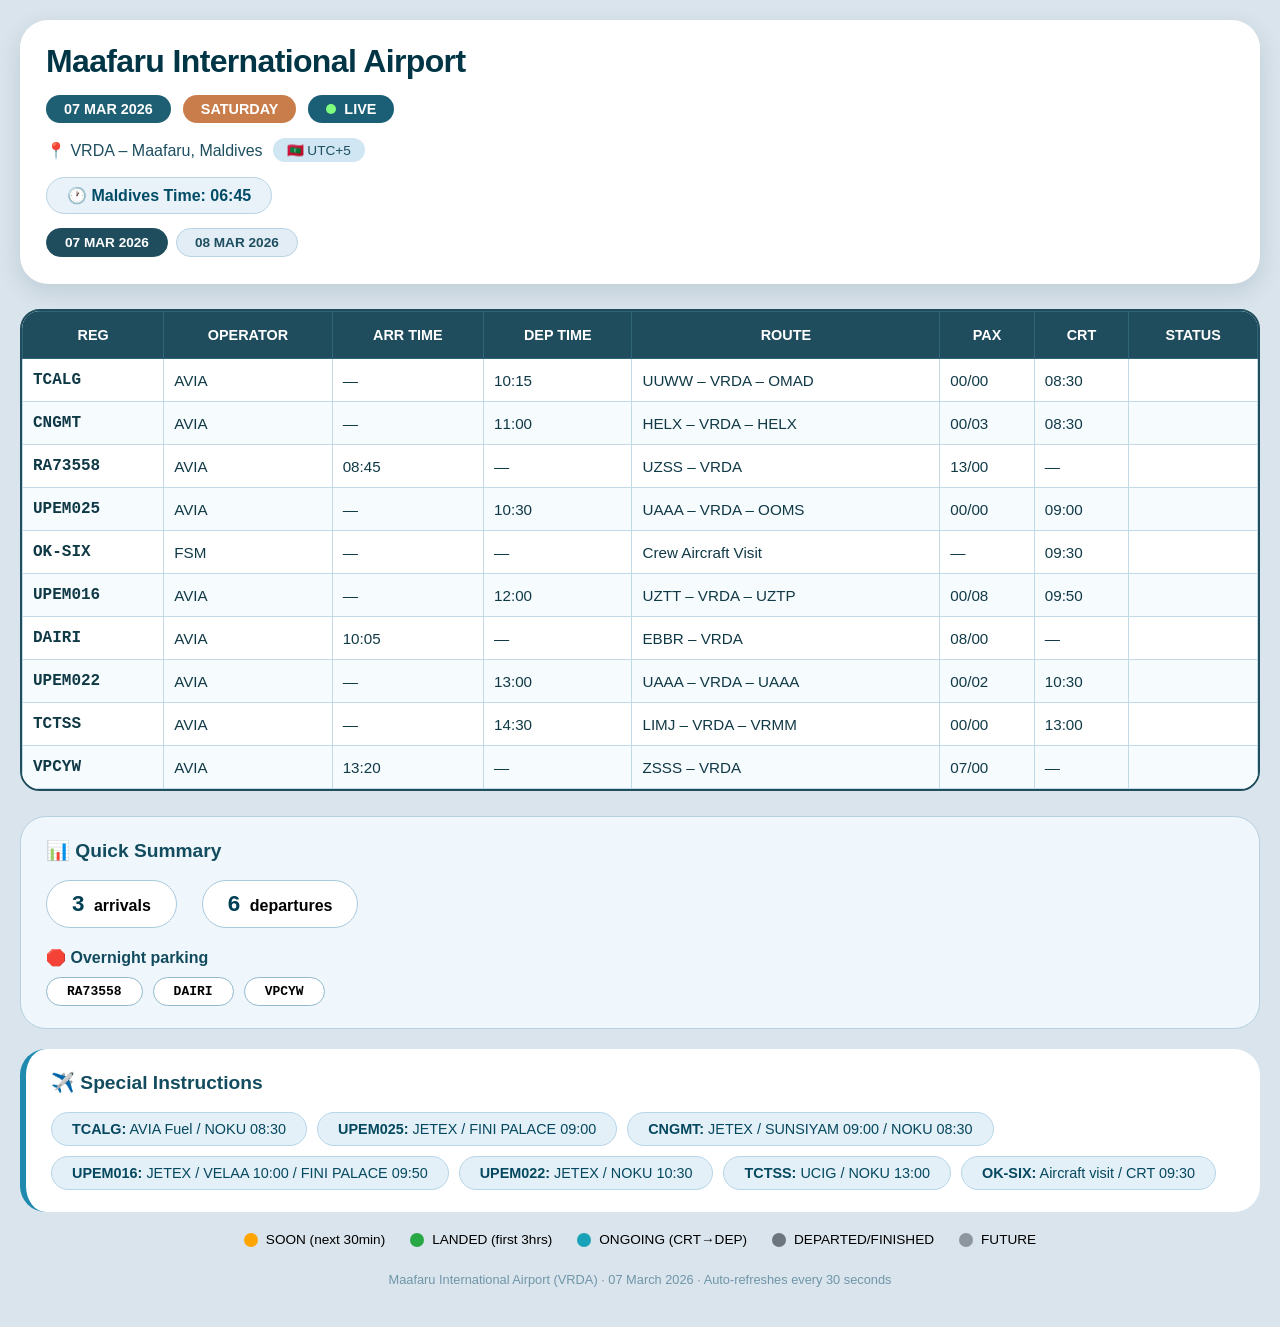
<file: index.html>
<!DOCTYPE html>
<html lang="en">
<head>
    <meta charset="UTF-8">
    <meta name="viewport" content="width=device-width, initial-scale=1.0">
    <title>Maafaru International – Schedule</title>
    <link rel="stylesheet" href="styles.css">
</head>
<body>
    <div class="container">
        <!-- Header Card -->
        <div class="header-card">
            <div class="airport-name">Maafaru International Airport</div>
            <div class="badge-row" id="headerBadges">
                <span class="badge">Loading...</span>
            </div>
            <div class="location">
                <span>📍 VRDA – Maafaru, Maldives</span>
                <span class="location-code">🇲🇻 UTC+5</span>
            </div>
            <div class="current-time" id="currentTimeDisplay">
                Loading current time...
            </div>
            <div class="date-tabs" id="dateTabs"></div>
        </div>

        <!-- DESKTOP TABLE VIEW -->
        <div class="table-wrapper">
            <table class="desktop-table" id="desktopTable">
                <thead>
                    <tr>
                        <th>Reg</th>
                        <th>Operator</th>
                        <th>Arr Time</th>
                        <th>Dep Time</th>
                        <th>Route</th>
                        <th>PAX</th>
                        <th>CRT</th>
                        <th>Status</th>
                    </tr>
                </thead>
                <tbody id="tableBody">
                    <tr><td colspan="8">Loading schedule data...</td></tr>
                </tbody>
            </table>
        </div>

        <!-- MOBILE CARD VIEW -->
        <div class="movement-list" id="movementList"></div>

        <!-- Summary Card -->
        <div class="summary-card">
            <div class="summary-title">📊 Quick Summary</div>
            <div class="stats-row" id="summaryStats"></div>
            <div style="font-weight: 600; color: #134b5e;">🛑 Overnight parking</div>
            <div class="parking-tags" id="parkingTags"></div>
        </div>

        <!-- Special Instructions -->
        <div class="special-card">
            <div class="summary-title">✈️ Special Instructions</div>
            <div class="special-items" id="specialItems"></div>
        </div>

        <!-- Legend -->
        <div class="legend">
            <div class="legend-item"><span class="legend-color legend-soon"></span> SOON (next 30min)</div>
            <div class="legend-item"><span class="legend-color legend-landed"></span> LANDED (first 3hrs)</div>
            <div class="legend-item"><span class="legend-color legend-ongoing"></span> ONGOING (CRT→DEP)</div>
            <div class="legend-item"><span class="legend-color legend-departed"></span> DEPARTED/FINISHED</div>
            <div class="legend-item"><span class="legend-color legend-future"></span> FUTURE</div>
        </div>

        <div class="footer" id="footer">
            Maafaru International Airport (VRDA)
        </div>
    </div>

    <script src="script.js"></script>
</body>
</html>
</file>
<file: styles.css>
* {
    margin: 0;
    padding: 0;
    box-sizing: border-box;
    font-family: -apple-system, BlinkMacSystemFont, 'Segoe UI', Roboto, Helvetica, Arial, sans-serif;
}

body {
    background: #d9e4ec;
    min-height: 100vh;
    padding: 20px;
    display: flex;
    justify-content: center;
}

.container {
    width: 100%;
    max-width: 1400px;
}

/* Header Card */
.header-card {
    background: white;
    border-radius: 28px;
    padding: 22px 25px;
    margin-bottom: 25px;
    box-shadow: 0 8px 24px rgba(0, 40, 60, 0.12);
    border: 1px solid rgba(255,255,255,0.7);
}

.airport-name {
    font-size: 2rem;
    font-weight: 700;
    color: #003546;
    letter-spacing: -0.02em;
    margin-bottom: 15px;
}

.badge-row {
    display: flex;
    flex-wrap: wrap;
    gap: 12px;
    align-items: center;
    margin-bottom: 15px;
}

.badge {
    background: #1f5f73;
    color: white;
    font-size: 0.9rem;
    font-weight: 600;
    padding: 6px 18px;
    border-radius: 40px;
}

.badge.orange {
    background: #c97d4b;
}

.live-indicator {
    background: #1b5f77;
    color: white;
    padding: 6px 18px;
    border-radius: 40px;
    font-size: 0.9rem;
    font-weight: 600;
    display: inline-flex;
    align-items: center;
    gap: 8px;
}

.live-dot {
    width: 10px;
    height: 10px;
    background: #7eff7e;
    border-radius: 50%;
    animation: blink 1.5s infinite;
}

@keyframes blink {
    0%, 100% { opacity: 0.5; }
    50% { opacity: 1; }
}

.location {
    color: #1e4f60;
    font-weight: 500;
    font-size: 1rem;
    display: flex;
    align-items: center;
    gap: 10px;
    flex-wrap: wrap;
}

.location-code {
    background: #d0e6f2;
    padding: 4px 14px;
    border-radius: 30px;
    font-size: 0.85rem;
}

.current-time {
    background: #e9f2f9;
    border-radius: 40px;
    padding: 8px 20px;
    margin-top: 15px;
    font-size: 1rem;
    font-weight: 600;
    color: #004c66;
    display: inline-block;
    border: 1px solid #b9d3e4;
}

.date-tabs {
    display: flex;
    flex-wrap: nowrap;
    gap: 8px;
    margin-top: 14px;
    overflow-x: auto;
    padding-bottom: 4px;
    -webkit-overflow-scrolling: touch;
    scrollbar-width: none;
}

.date-tabs::-webkit-scrollbar {
    display: none;
}

.date-tab {
    background: #e2edf5;
    color: #1e4f60;
    border: 1px solid #b9d3e4;
    border-radius: 40px;
    padding: 6px 18px;
    font-size: 0.85rem;
    font-weight: 600;
    cursor: pointer;
    transition: all 0.15s ease;
    white-space: nowrap;
    flex-shrink: 0;
}

.date-tab:hover {
    background: #c8dfee;
}

.date-tab.active {
    background: #1f4d5d;
    color: white;
    border-color: #1f4d5d;
}

/* Table View (Desktop) */
.table-wrapper {
    background: white;
    border-radius: 20px;
    border: 2px solid #1f4d5d;
    overflow-x: auto;
    margin: 20px 0;
}

.desktop-table {
    width: 100%;
    border-collapse: collapse;
    min-width: 1000px;
    font-size: 0.95rem;
}

.desktop-table th {
    background: #1f4d5d;
    color: white;
    font-weight: 600;
    padding: 15px 12px;
    font-size: 0.9rem;
    text-transform: uppercase;
    border: 1px solid #2f6377;
}

.desktop-table td {
    padding: 12px 10px;
    border: 1px solid #c2dae7;
    color: #103946;
}

.desktop-table tr:nth-child(even) {
    background: #f6fbfe;
}

.desktop-table .reg {
    font-weight: 700;
    font-family: monospace;
    font-size: 1rem;
}

.status-badge {
    display: inline-block;
    padding: 2px 8px;
    border-radius: 30px;
    font-size: 0.68rem;
    font-weight: 700;
    text-transform: uppercase;
    white-space: nowrap;
}

.status-soon {
    background: #ffa500;
    color: white;
    animation: pulse 1.5s infinite;
}

.status-landed {
    background: #28a745;
    color: white;
}

.status-ongoing {
    background: #17a2b8;
    color: white;
    animation: pulse 1.5s infinite;
}

.status-departed {
    background: #6c757d;
    color: white;
}

.status-future {
    background: #6c757d;
    color: white;
    opacity: 0.7;
}

@keyframes pulse {
    0% { opacity: 0.9; }
    50% { opacity: 0.6; }
    100% { opacity: 0.9; }
}

/* Mobile Cards */
.movement-list {
    display: flex;
    flex-direction: column;
    gap: 6px;
    margin: 12px 0;
    display: none;
}

.movement-card {
    background: white;
    border-radius: 12px;
    padding: 8px 12px;
    border: 1px solid #c7dde9;
    box-shadow: 0 2px 6px rgba(0, 40, 55, 0.05);
}

.card-header {
    display: flex;
    justify-content: space-between;
    align-items: center;
    margin-bottom: 5px;
    gap: 6px;
}

.reg-mobile {
    font-size: 0.95rem;
    font-weight: 800;
    font-family: monospace;
    color: #003546;
}

.time-mobile {
    background: #e2edf5;
    padding: 2px 10px;
    border-radius: 40px;
    font-weight: 700;
    font-size: 0.75rem;
    color: #0b4d63;
    border: 1px solid #b9d3e4;
}

.details-grid {
    background: #f3f9fd;
    border-radius: 8px;
    padding: 5px 8px;
    margin: 4px 0 5px;
    display: flex;
    flex-wrap: wrap;
    align-items: center;
    gap: 8px 14px;
}

.detail-item {
    display: flex;
    align-items: center;
    gap: 4px;
}

.detail-label {
    font-size: 0.6rem;
    text-transform: uppercase;
    color: #54778b;
    font-weight: 600;
}

.detail-value {
    font-weight: 600;
    color: #113845;
    font-size: 0.78rem;
}

.pax-chip {
    background: #d9eaf3;
    padding: 1px 8px;
    border-radius: 30px;
    font-family: monospace;
    font-weight: 700;
    font-size: 0.78rem;
}

.crt-chip {
    background: #fdefcb;
    border: 1px solid #f5c84e;
    color: #735f1a;
    padding: 1px 8px;
    border-radius: 30px;
    font-weight: 600;
    font-size: 0.78rem;
}

.route-mobile {
    font-size: 0.72rem;
    color: #1c5b72;
    background: white;
    padding: 2px 10px;
    border-radius: 40px;
    border: 1px dashed #99bfd2;
    display: inline-block;
}

/* Summary Cards */
.summary-card {
    background: #f0f7fc;
    border-radius: 26px;
    padding: 22px 25px;
    margin: 25px 0 20px;
    border: 1px solid #b7d1e0;
}

.summary-title {
    font-weight: 700;
    color: #124c5e;
    font-size: 1.2rem;
    margin-bottom: 18px;
}

.stats-row {
    display: flex;
    gap: 25px;
    flex-wrap: wrap;
    margin-bottom: 20px;
}

.stat-bubble {
    background: white;
    border-radius: 50px;
    padding: 10px 25px;
    border: 1px solid #aac9dd;
    font-weight: 600;
}

.stat-number {
    font-weight: 800;
    font-size: 1.4rem;
    color: #003f54;
    margin-right: 5px;
}

.parking-tags,
.special-items {
    display: flex;
    flex-wrap: wrap;
    gap: 10px;
    margin-top: 10px;
}

.parking-tag {
    background: white;
    border-radius: 40px;
    padding: 6px 20px;
    font-family: monospace;
    font-weight: 700;
    border: 1px solid #92b9cf;
}

.special-card {
    background: white;
    border-radius: 26px;
    padding: 22px 25px;
    margin: 20px 0;
    border-left: 6px solid #1f8aae;
}

.special-item {
    background: #e4f0f7;
    border-radius: 40px;
    padding: 8px 20px;
    font-size: 0.9rem;
    font-weight: 500;
    color: #05485f;
    border: 1px solid #b7d6ea;
}

.footer {
    text-align: center;
    font-size: 0.8rem;
    color: #6f96a8;
    margin: 25px 0 10px;
}

.legend {
    display: flex;
    flex-wrap: wrap;
    gap: 15px 25px;
    justify-content: center;
    margin: 20px 0;
    font-size: 0.85rem;
}

.legend-item {
    display: flex;
    align-items: center;
    gap: 8px;
}

.legend-color {
    width: 14px;
    height: 14px;
    border-radius: 20px;
}

.legend-soon { background: #ffa500; }
.legend-landed { background: #28a745; }
.legend-ongoing { background: #17a2b8; }
.legend-departed { background: #6c757d; }
.legend-future { background: #6c757d; opacity: 0.7; }

/* Responsive */
@media (min-width: 1024px) {
    .movement-list {
        display: none;
    }
    .table-wrapper {
        display: block;
    }
}

@media (max-width: 1023px) {
    .table-wrapper {
        display: none;
    }
    .movement-list {
        display: flex;
    }
}
</file>
